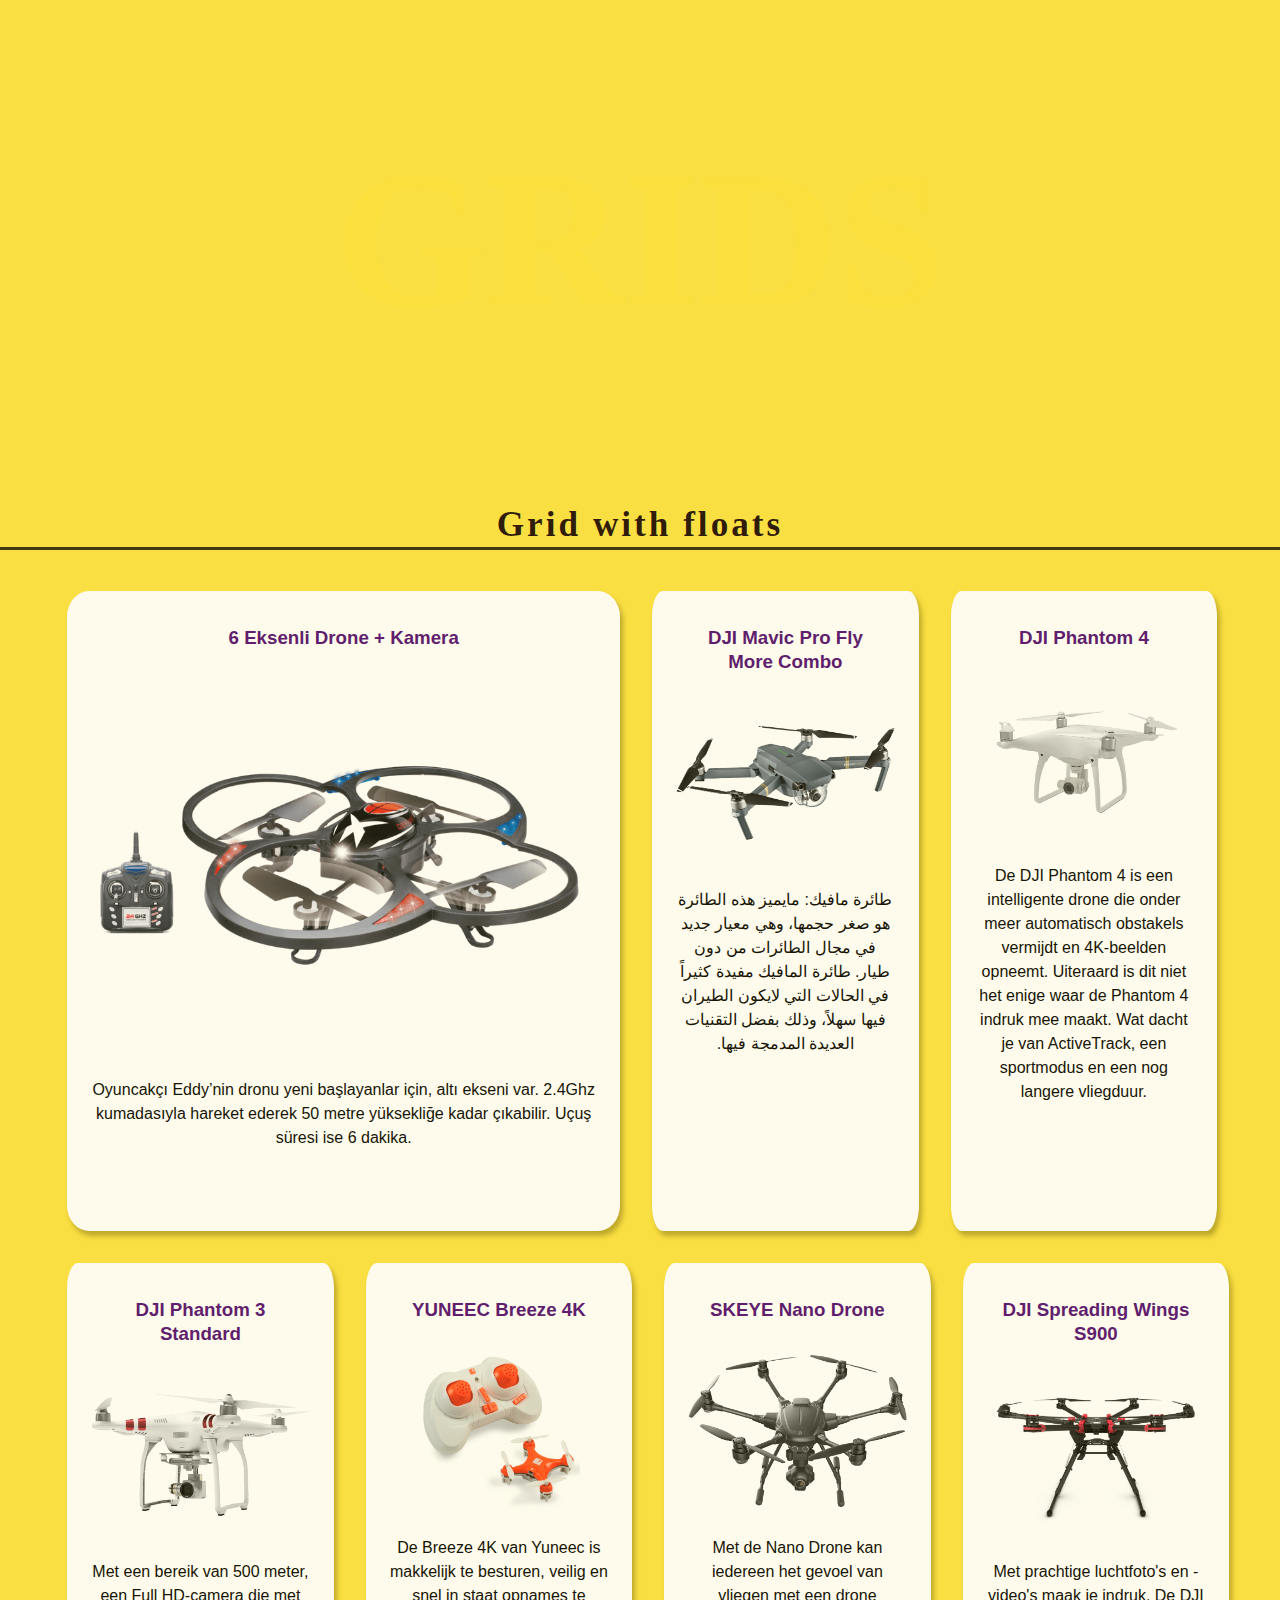
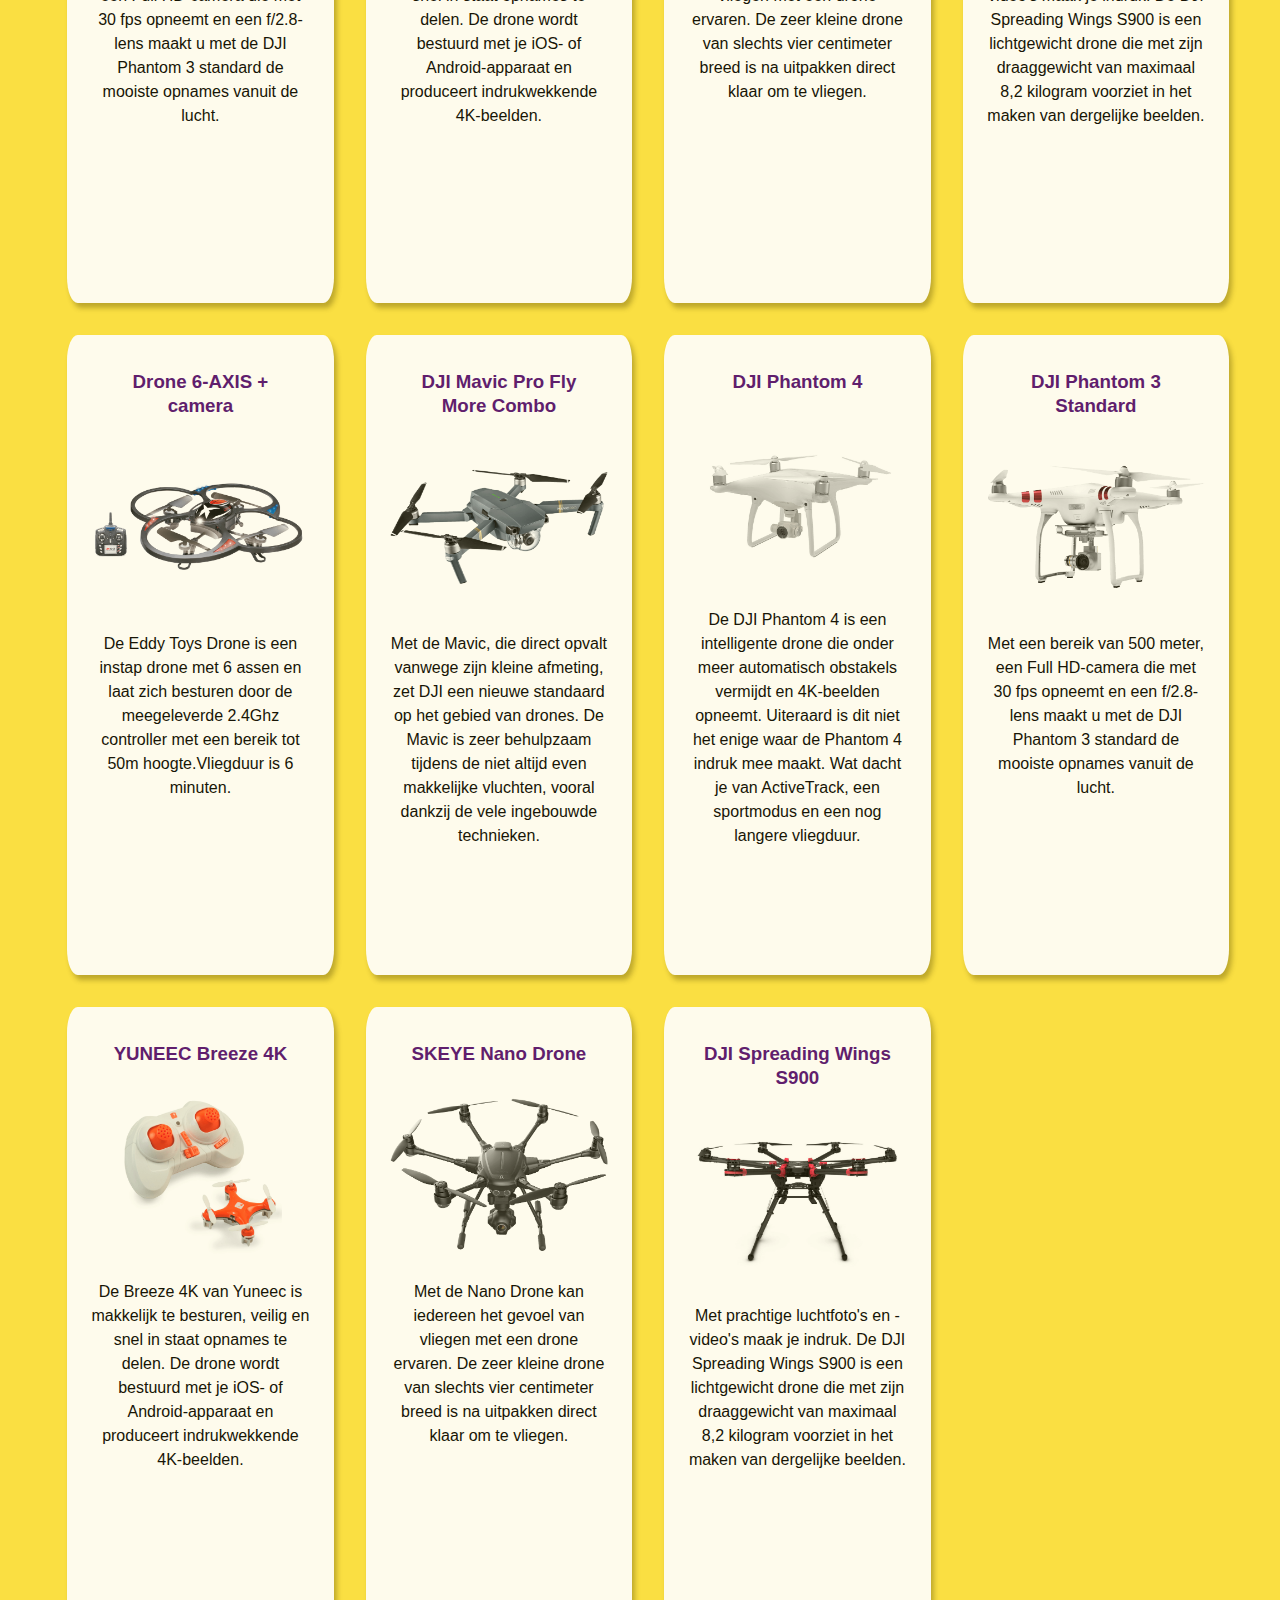
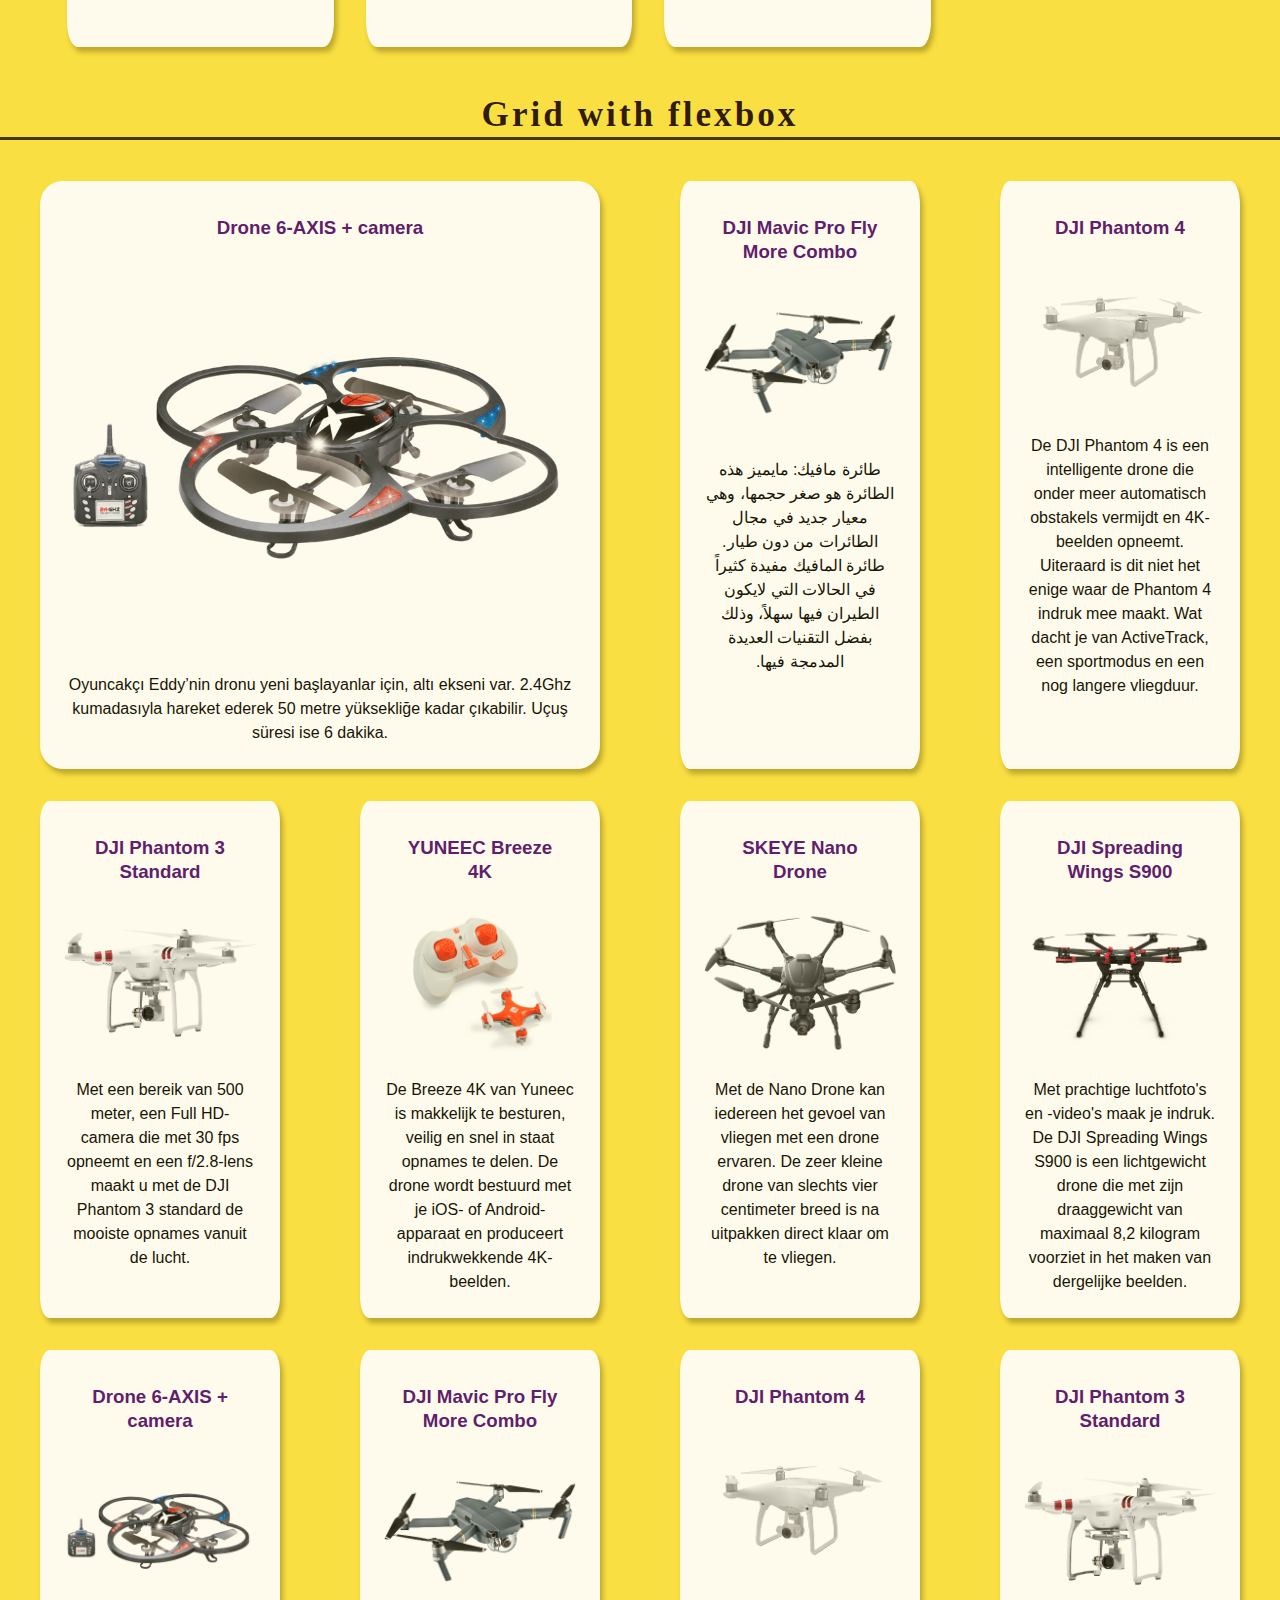
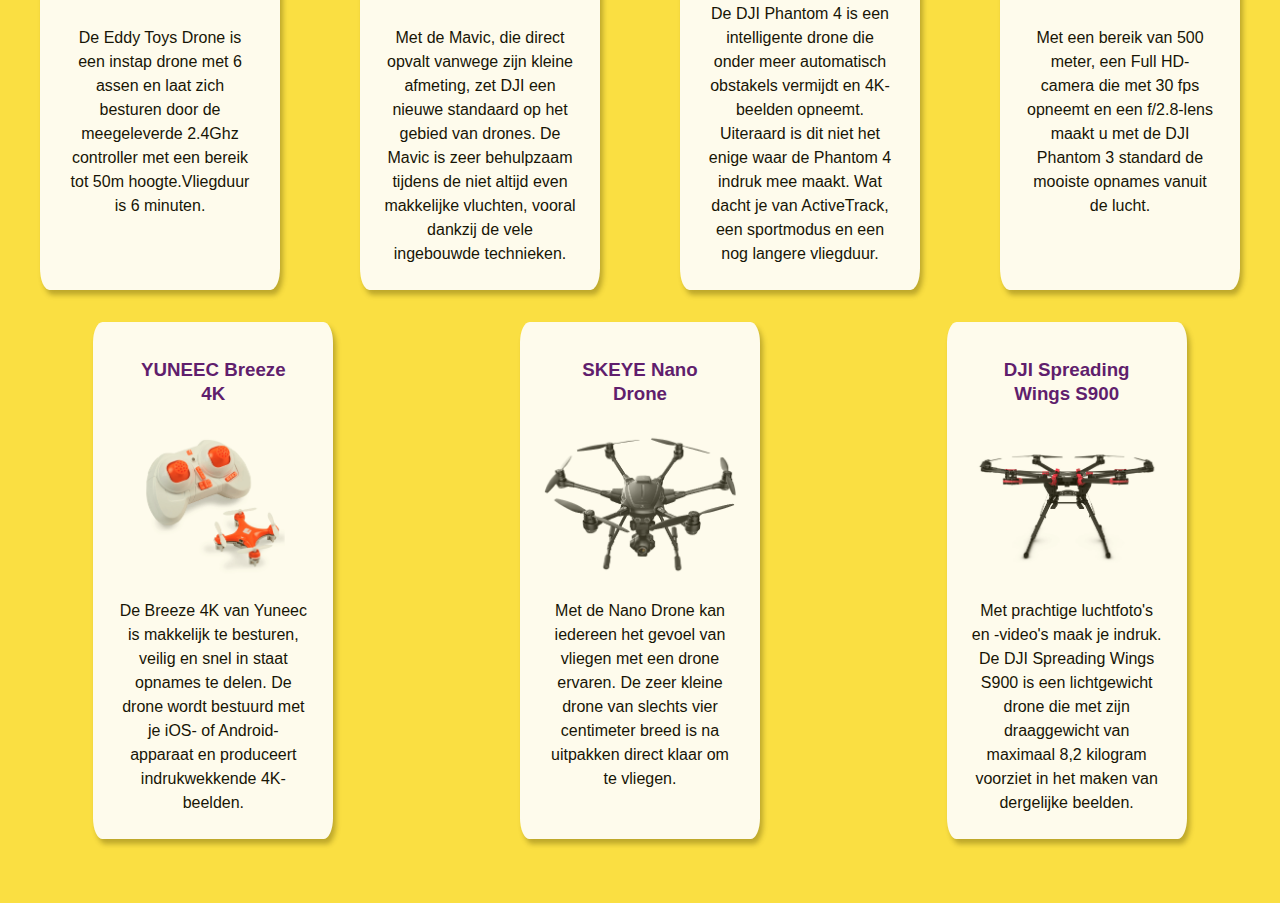
<file: week2/Homework2/index.html>
<!doctype html>
<html>
    <head>
        <meta charset="utf-8">
        <meta name="viewport" content="width=device-width, initial-scale=1.0">
        <title>Grids</title>
        <link rel="stylesheet" href="style.css">
    </head>
    <body>
        <header>
            <h1>Grids</h1>
        </header>
        <main>
            <section>
                <h2>Grid with floats</h2>
                <ul id="grid-floats">
                    <li class="grid-item">
                        <h3>6 Eksenli Drone + Kamera</h3>
                        <img src="images/drone1.png">
                        <p>Oyuncakçı Eddy’nin dronu yeni başlayanlar için, altı ekseni var. 2.4Ghz kumadasıyla hareket ederek 50 metre yüksekliğe kadar çıkabilir. Uçuş süresi ise 6 dakika.</p>
                    </li>
                    <li class="grid-item">
                        <h3>DJI Mavic Pro Fly More Combo</h3>
                        <img src="images/drone2.png">
                         <p dir="rtl">طائرة مافيك: مايميز هذه الطائرة هو صغر حجمها، وهي معيار جديد في مجال الطائرات من دون طيار. طائرة المافيك مفيدة كثيراً في الحالات التي لايكون الطيران فيها سهلاً، وذلك بفضل التقنيات العديدة المدمجة فيها.</p>
                    </li>
                    <li class="grid-item">
                        <h3>DJI Phantom 4</h3>
                        <img src="images/drone3.png">
                        <p>De DJI Phantom 4 is een intelligente drone die onder meer automatisch obstakels vermijdt en 4K-beelden opneemt. Uiteraard is dit niet het enige waar de Phantom 4 indruk mee maakt. Wat dacht je van ActiveTrack, een sportmodus en een nog langere vliegduur.</p>
                    </li>
                    <li class="grid-item">
                        <h3>DJI Phantom 3 Standard</h3>
                        <img src="images/drone4.png">
                        <p>Met een bereik van 500 meter, een Full HD-camera die met 30 fps opneemt en een f/2.8-lens maakt u met de DJI Phantom 3 standard de mooiste opnames vanuit de lucht.</p>
                    </li>
                    <li class="grid-item">
                        <h3>YUNEEC Breeze 4K</h3>
                        <img src="images/drone5.png">
                        <p>De Breeze 4K van Yuneec is makkelijk te besturen, veilig en snel in staat opnames te delen. De drone wordt bestuurd met je iOS- of Android-apparaat en produceert indrukwekkende 4K-beelden.</p>
                    </li>
                    <li class="grid-item">
                        <h3>SKEYE Nano Drone</h3>
                        <img src="images/drone6.png">
                        <p>Met de Nano Drone kan iedereen het gevoel van vliegen met een drone ervaren. De zeer kleine drone van slechts vier centimeter breed is na uitpakken direct klaar om te vliegen.</p>
                    </li>
                    <li class="grid-item">
                        <h3>DJI Spreading Wings S900</h3>
                        <img src="images/drone7.png">
                        <p>Met prachtige luchtfoto's en -video's maak je indruk. De DJI Spreading Wings S900 is een lichtgewicht drone die met zijn draaggewicht van maximaal 8,2 kilogram voorziet in het maken van dergelijke beelden.</p>
                    </li>
                    <li class="grid-item">
                        <h3>Drone 6-AXIS + camera</h3>
                        <img src="images/drone1.png">
                        <p>De Eddy Toys Drone is een instap drone met 6 assen en laat zich besturen door de meegeleverde 2.4Ghz controller met een bereik tot 50m hoogte.Vliegduur is 6 minuten.</p>
                    </li>
                    <li class="grid-item">
                        <h3>DJI Mavic Pro Fly More Combo</h3>
                        <img src="images/drone2.png">
                        <p>Met de Mavic, die direct opvalt vanwege zijn kleine afmeting, zet DJI een nieuwe standaard op het gebied van drones. De Mavic is zeer behulpzaam tijdens de niet altijd even makkelijke vluchten, vooral dankzij de vele ingebouwde technieken.</p>
                    </li>
                    <li class="grid-item">
                        <h3>DJI Phantom 4</h3>
                        <img src="images/drone3.png">
                        <p>De DJI Phantom 4 is een intelligente drone die onder meer automatisch obstakels vermijdt en 4K-beelden opneemt. Uiteraard is dit niet het enige waar de Phantom 4 indruk mee maakt. Wat dacht je van ActiveTrack, een sportmodus en een nog langere vliegduur.</p>
                    </li>
                    <li class="grid-item">
                        <h3>DJI Phantom 3 Standard</h3>
                        <img src="images/drone4.png">
                        <p>Met een bereik van 500 meter, een Full HD-camera die met 30 fps opneemt en een f/2.8-lens maakt u met de DJI Phantom 3 standard de mooiste opnames vanuit de lucht.</p>
                    </li>
                    <li class="grid-item">
                        <h3>YUNEEC Breeze 4K</h3>
                        <img src="images/drone5.png">
                        <p>De Breeze 4K van Yuneec is makkelijk te besturen, veilig en snel in staat opnames te delen. De drone wordt bestuurd met je iOS- of Android-apparaat en produceert indrukwekkende 4K-beelden.</p>
                    </li>
                    <li class="grid-item">
                        <h3>SKEYE Nano Drone</h3>
                        <img src="images/drone6.png">
                        <p>Met de Nano Drone kan iedereen het gevoel van vliegen met een drone ervaren. De zeer kleine drone van slechts vier centimeter breed is na uitpakken direct klaar om te vliegen.</p>
                    </li>
                    <li class="grid-item">
                        <h3>DJI Spreading Wings S900</h3>
                        <img src="images/drone7.png">
                        <p>Met prachtige luchtfoto's en -video's maak je indruk. De DJI Spreading Wings S900 is een lichtgewicht drone die met zijn draaggewicht van maximaal 8,2 kilogram voorziet in het maken van dergelijke beelden.</p>
                    </li>
                </ul>
                
            </section>
            <section>
                <h2>Grid with flexbox</h2>
                <ul id="grid-flex">
                    <li class="grid-item">
                        <h3>Drone 6-AXIS + camera</h3>
                        <img src="images/drone1.png">
                        <p>Oyuncakçı Eddy’nin dronu yeni başlayanlar için, altı ekseni var. 2.4Ghz kumadasıyla hareket ederek 50 metre yüksekliğe kadar çıkabilir. Uçuş süresi ise 6 dakika.</p>
                    </li>
                    <li class="grid-item">
                        <h3>DJI Mavic Pro Fly More Combo</h3>
                        <img src="images/drone2.png">
                         <p dir="rtl">طائرة مافيك: مايميز هذه الطائرة هو صغر حجمها، وهي معيار جديد في مجال الطائرات من دون طيار. طائرة المافيك مفيدة كثيراً في الحالات التي لايكون الطيران فيها سهلاً، وذلك بفضل التقنيات العديدة المدمجة فيها.</p>
                    </li>
                    <li class="grid-item">
                        <h3>DJI Phantom 4</h3>
                        <img src="images/drone3.png">
                        <p>De DJI Phantom 4 is een intelligente drone die onder meer automatisch obstakels vermijdt en 4K-beelden opneemt. Uiteraard is dit niet het enige waar de Phantom 4 indruk mee maakt. Wat dacht je van ActiveTrack, een sportmodus en een nog langere vliegduur.</p>
                    </li>
                    <li class="grid-item">
                        <h3>DJI Phantom 3 Standard</h3>
                        <img src="images/drone4.png">
                        <p>Met een bereik van 500 meter, een Full HD-camera die met 30 fps opneemt en een f/2.8-lens maakt u met de DJI Phantom 3 standard de mooiste opnames vanuit de lucht.</p>
                    </li>
                    <li class="grid-item">
                        <h3>YUNEEC Breeze 4K</h3>
                        <img src="images/drone5.png">
                        <p>De Breeze 4K van Yuneec is makkelijk te besturen, veilig en snel in staat opnames te delen. De drone wordt bestuurd met je iOS- of Android-apparaat en produceert indrukwekkende 4K-beelden.</p>
                    </li>
                    <li class="grid-item">
                        <h3>SKEYE Nano Drone</h3>
                        <img src="images/drone6.png">
                        <p>Met de Nano Drone kan iedereen het gevoel van vliegen met een drone ervaren. De zeer kleine drone van slechts vier centimeter breed is na uitpakken direct klaar om te vliegen.</p>
                    </li>
                    <li class="grid-item">
                        <h3>DJI Spreading Wings S900</h3>
                        <img src="images/drone7.png">
                        <p>Met prachtige luchtfoto's en -video's maak je indruk. De DJI Spreading Wings S900 is een lichtgewicht drone die met zijn draaggewicht van maximaal 8,2 kilogram voorziet in het maken van dergelijke beelden.</p>
                    </li>
                    <li class="grid-item">
                        <h3>Drone 6-AXIS + camera</h3>
                        <img src="images/drone1.png">
                        <p>De Eddy Toys Drone is een instap drone met 6 assen en laat zich besturen door de meegeleverde 2.4Ghz controller met een bereik tot 50m hoogte.Vliegduur is 6 minuten.</p>
                    </li>
                    <li class="grid-item">
                        <h3>DJI Mavic Pro Fly More Combo</h3>
                        <img src="images/drone2.png">
                        <p>Met de Mavic, die direct opvalt vanwege zijn kleine afmeting, zet DJI een nieuwe standaard op het gebied van drones. De Mavic is zeer behulpzaam tijdens de niet altijd even makkelijke vluchten, vooral dankzij de vele ingebouwde technieken.</p>
                    </li>
                    <li class="grid-item">
                        <h3>DJI Phantom 4</h3>
                        <img src="images/drone3.png">
                        <p>De DJI Phantom 4 is een intelligente drone die onder meer automatisch obstakels vermijdt en 4K-beelden opneemt. Uiteraard is dit niet het enige waar de Phantom 4 indruk mee maakt. Wat dacht je van ActiveTrack, een sportmodus en een nog langere vliegduur.</p>
                    </li>
                    <li class="grid-item">
                        <h3>DJI Phantom 3 Standard</h3>
                        <img src="images/drone4.png">
                        <p>Met een bereik van 500 meter, een Full HD-camera die met 30 fps opneemt en een f/2.8-lens maakt u met de DJI Phantom 3 standard de mooiste opnames vanuit de lucht.</p>
                    </li>
                    <li class="grid-item">
                        <h3>YUNEEC Breeze 4K</h3>
                        <img src="images/drone5.png">
                        <p>De Breeze 4K van Yuneec is makkelijk te besturen, veilig en snel in staat opnames te delen. De drone wordt bestuurd met je iOS- of Android-apparaat en produceert indrukwekkende 4K-beelden.</p>
                    </li>
                    <li class="grid-item">
                        <h3>SKEYE Nano Drone</h3>
                        <img src="images/drone6.png">
                        <p>Met de Nano Drone kan iedereen het gevoel van vliegen met een drone ervaren. De zeer kleine drone van slechts vier centimeter breed is na uitpakken direct klaar om te vliegen.</p>
                    </li>
                    <li class="grid-item">
                        <h3>DJI Spreading Wings S900</h3>
                        <img src="images/drone7.png">
                        <p>Met prachtige luchtfoto's en -video's maak je indruk. De DJI Spreading Wings S900 is een lichtgewicht drone die met zijn draaggewicht van maximaal 8,2 kilogram voorziet in het maken van dergelijke beelden.</p>
                    </li>
                </ul>
            </section>
        </main>
    </body>
</html>
</file>
<file: week2/Homework2/style.css>
* {
  box-sizing: border-box;
  margin: 0 auto;
  padding: 0;
}

body {
  background-color: rgb(250, 223, 66);
  position: relative;
  font-family: "Gill Sans", "Gill Sans MT", Calibri, "Trebuchet MS", sans-serif;
  line-height: 1.5em;
  list-style-type: none;
  text-align: center;
  margin-bottom: 3em;
}

li {
  opacity: 0.9;
  border-radius: 4%;
  background-color: white;
  box-shadow: 3px 5px 5px rgba(97, 84, 10, 0.432);
}

li:hover {
  opacity: 1;
  box-shadow: 3px 5px 5px rgba(85, 15, 117, 0.808);
}

img {
  width: 100%;
  margin: 1em 0;
}

.grid-item {
  padding: 1.5em;
  margin: 1em;
  display: block;
}

/* Design */

header {
  background-image: url(https://images.pexels.com/photos/1308624/pexels-photo-1308624.jpeg?auto=compress&cs=tinysrgb&dpr=2&h=650&w=940);
  background-position: center;
  background-size: cover;
  color: rgba(252, 223, 55, 0.479);
  height: 5em;
  display: flex;
  align-items: center;
  justify-content: center;
  text-transform: uppercase;
  font: 6em garamond;
}

h2 {
  font: bold 2.2em bookman;
  height: 1.3em;
  color: rgba(19, 2, 2, 0.884);
  letter-spacing: 3px;
  margin: 0.7em 0;
  border-bottom: 3px solid rgba(0, 0, 0, 0.747);
}

h2:hover {
  color: rgba(255, 255, 255, 0.76);
}

h3 {
  color: rgb(80, 10, 114);
  padding: 0.6em;
}

/* Using FLoat */

#grid-floats {
  margin-left: 4%;
  display: inline-block;
}

#grid-floats .grid-item {
  width: calc(26% - 53px);
  height: 40em;
  float: left;
}

#grid-floats .grid-item:nth-child(1) {
  min-width: 45%;
}

/* Using Keyframe Animation on the first child*/
#grid-floats .grid-item:nth-child(1),
#grid-flex .grid-item:nth-child(1) {
  -webkit-animation: example 1.2s infinite;
  -moz-animation: example 1.2s infinite;
  -o-animation: example 1.2s infinite;
  animation: example 1.2s infinite;
  animation-direction: alternate;
  -webkit-transition: border 500ms linear;
  -moz-transition: border 500ms linear;
  -o-transition: border 500ms linear;
  transition: border 500ms linear;
}

#grid-floats .grid-item:nth-child(1):hover,
#grid-flex .grid-item:nth-child(1):hover {
  border: 5px solid rgba(219, 6, 6, 0.925);
  animation: none;
}

@-webkit-keyframes example {
  from {
    transform: rotate(-15deg) scale(0.95);
  }
  to {
    transform: rotate(15deg) scale(0.95);
  }
}

/* Small Size for Float*/

@media screen and (max-width: 479px) {
  header,
  h2 {
    height: 2.5em;
    font-size: 1.5em;
    padding-top: 10px;
  }

  #grid-floats .grid-item {
    width: calc(45% - 20px);
    height: 49rem;
  }

  #grid-floats .grid-item:nth-child(1) {
    width: calc(100% - 50px);
    height: 30rem;
  }
}

/* Medium Size for Float*/

@media screen and (min-width: 480px) and (max-width: 900px) {
  #grid-floats .grid-item {
    min-width: 25%;
    height: 54rem;
    padding: 1em;
    overflow: auto;
  }

  #grid-floats .grid-item:nth-child(1),
  #grid-floats .grid-item:nth-child(2) {
    min-width: 41%;
    height: 485px;
    background-color: cornsilk;
  }
}

/* Using Flex */

#grid-flex {
  flex-wrap: wrap;
  display: flex;
  justify-content: space-around;
}

#grid-flex .grid-item {
  width: 15%;
  overflow: hidden;
  position: relative;
  box-sizing: content-box;
}

#grid-flex .grid-item:nth-child(1) {
  flex-basis: 40%;
}

/* Small Size for FLex */
@media only screen and (max-width: 478px) {
  #grid-flex .grid-item {
    flex-basis: 25%;
  }

  #grid-flex .grid-item:nth-child(1) {
    flex-basis: calc(87% - 50px);
  }
}

/* Medium Size For FLex */
@media only screen and (max-width: 1000px) and (min-width: 479px) {
  #grid-flex .grid-item {
    width: calc(25% - 60px);
  }

  #grid-flex .grid-item h3 {
    margin-left: -18px;
  }

  #grid-flex .grid-item:nth-child(2),
  #grid-flex .grid-item:nth-child(1) {
    flex-basis: calc(34% - 20px);
    background-color: cornsilk;
  }
}
</file>
